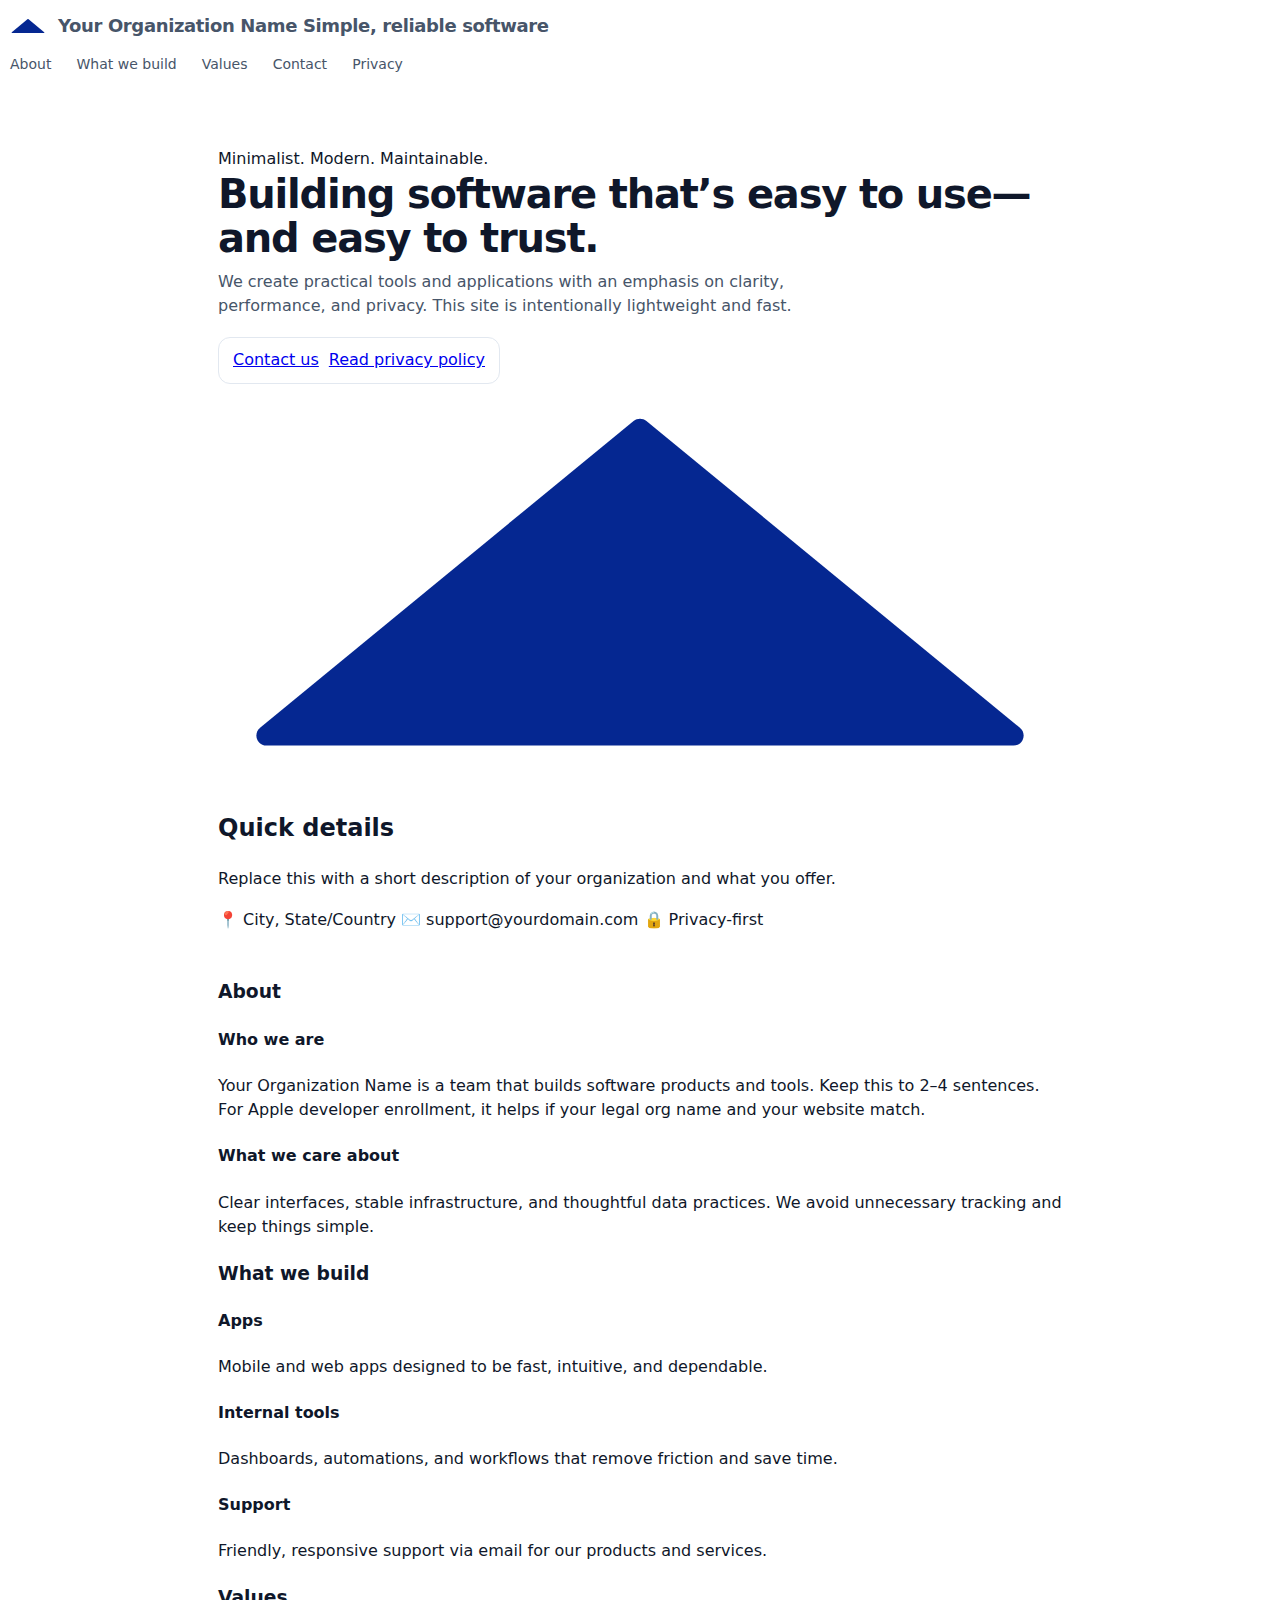
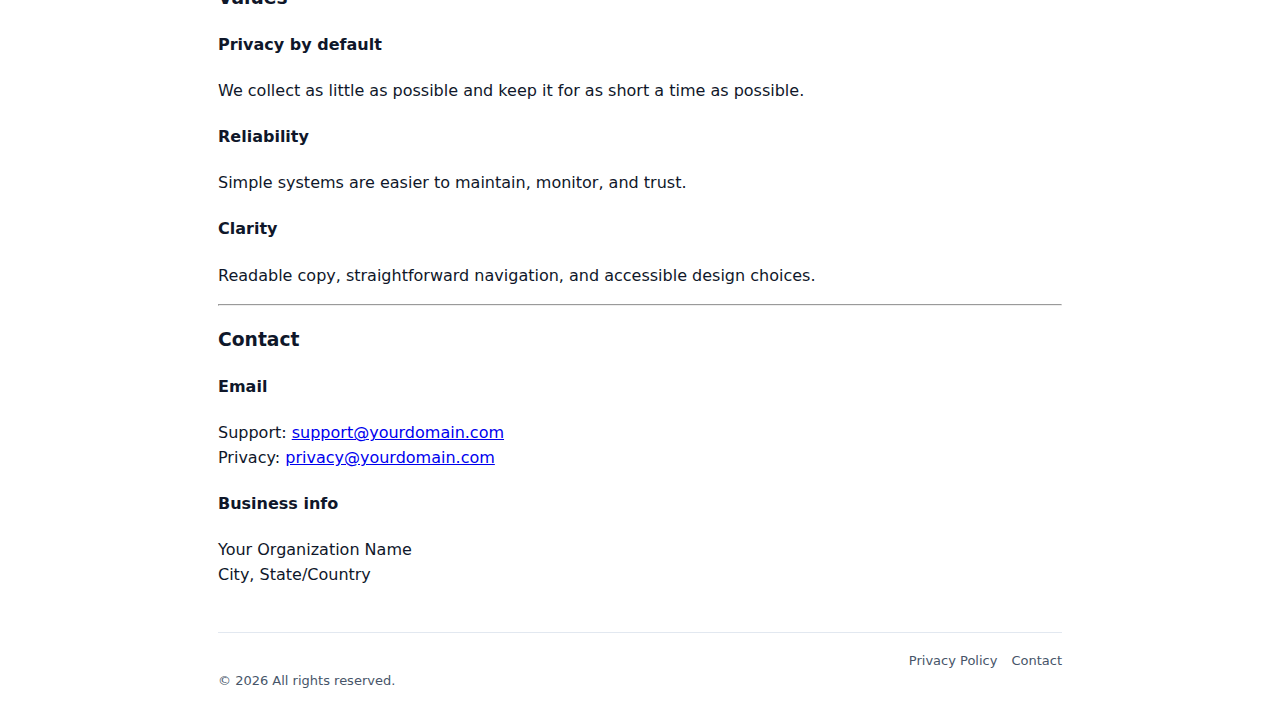
<file: index.html>
<!doctype html>
<html lang="en">
<head>
  <meta charset="utf-8" />
  <meta name="viewport" content="width=device-width,initial-scale=1" />
  <title>Your Organization Name</title>
  <meta name="description" content="We build thoughtful, reliable software." />
  <link rel="icon" href="assets/logo.svg" type="image/svg+xml">
  <link rel="stylesheet" href="assets/styles.css" />

  <!-- Social preview -->
  <meta property="og:title" content="Your Organization Name" />
  <meta property="og:description" content="We build thoughtful, reliable software." />
  <meta property="og:type" content="website" />
</head>
<body>
  <header class="site-header">
    <div class="nav" role="navigation" aria-label="Primary">
      <a class="brand" href="#top">
        <img src="assets/logo.svg" alt="Your Organization Name logo" />
        <div class="name">
          <strong>Your Organization Name</strong>
          <span>Simple, reliable software</span>
        </div>
      </a>
      <div class="nav-links">
        <a href="#about">About</a>
        <a href="#work">What we build</a>
        <a href="#values">Values</a>
        <a href="#contact">Contact</a>
        <a href="privacy.html">Privacy</a>
      </div>
    </div>
  </header>

  <main id="top" class="container">
    <section class="hero" aria-label="Intro">
      <div class="hero-grid">
        <div>
          <div class="kicker"><span class="dot"></span> Minimalist. Modern. Maintainable.</div>
          <h1>Building software that’s easy to use—and easy to trust.</h1>
          <p class="lead">
            We create practical tools and applications with an emphasis on clarity, performance, and privacy.
            This site is intentionally lightweight and fast.
          </p>
          <div class="cta">
            <a class="btn primary" href="#contact">Contact us</a>
            <a class="btn" href="privacy.html">Read privacy policy</a>
          </div>
        </div>

        <aside class="hero-card" aria-label="Quick info">
          <div class="row">
            <img src="assets/logo.svg" alt="" aria-hidden="true" />
            <div>
              <h2>Quick details</h2>
              <p>Replace this with a short description of your organization and what you offer.</p>
            </div>
          </div>
          <div class="meta">
            <span class="pill">📍 City, State/Country</span>
            <span class="pill">✉️ support@yourdomain.com</span>
            <span class="pill">🔒 Privacy-first</span>
          </div>
        </aside>
      </div>
    </section>

    <section id="about" class="section">
      <h3>About</h3>
      <div class="split">
        <div class="card">
          <h4>Who we are</h4>
          <p>
            Your Organization Name is a team that builds software products and tools. Keep this to 2–4 sentences.
            For Apple developer enrollment, it helps if your legal org name and your website match.
          </p>
        </div>
        <div class="card">
          <h4>What we care about</h4>
          <p>
            Clear interfaces, stable infrastructure, and thoughtful data practices. We avoid unnecessary tracking and
            keep things simple.
          </p>
        </div>
      </div>
    </section>

    <section id="work" class="section">
      <h3>What we build</h3>
      <div class="cards">
        <div class="card">
          <h4>Apps</h4>
          <p>Mobile and web apps designed to be fast, intuitive, and dependable.</p>
        </div>
        <div class="card">
          <h4>Internal tools</h4>
          <p>Dashboards, automations, and workflows that remove friction and save time.</p>
        </div>
        <div class="card">
          <h4>Support</h4>
          <p>Friendly, responsive support via email for our products and services.</p>
        </div>
      </div>
    </section>

    <section id="values" class="section">
      <h3>Values</h3>
      <div class="cards">
        <div class="card">
          <h4>Privacy by default</h4>
          <p>We collect as little as possible and keep it for as short a time as possible.</p>
        </div>
        <div class="card">
          <h4>Reliability</h4>
          <p>Simple systems are easier to maintain, monitor, and trust.</p>
        </div>
        <div class="card">
          <h4>Clarity</h4>
          <p>Readable copy, straightforward navigation, and accessible design choices.</p>
        </div>
      </div>
    </section>

    <hr class="soft" />

    <section id="contact" class="section">
      <h3>Contact</h3>
      <div class="split">
        <div class="card">
          <h4>Email</h4>
          <p>
            Support: <a href="mailto:support@yourdomain.com">support@yourdomain.com</a><br />
            Privacy: <a href="mailto:privacy@yourdomain.com">privacy@yourdomain.com</a>
          </p>
        </div>
        <div class="card">
          <h4>Business info</h4>
          <p>
            Your Organization Name<br />
            City, State/Country
          </p>
        </div>
      </div>
    </section>

    <footer class="footer" aria-label="Footer">
      <div>
        <strong style="color: rgba(255,255,255,.85)">Your Organization Name</strong><br />
        <span>© <span id="y"></span> All rights reserved.</span>
      </div>
      <div style="display:flex;gap:14px;flex-wrap:wrap">
        <a href="privacy.html">Privacy Policy</a>
        <a href="#contact">Contact</a>
      </div>
    </footer>
  </main>

  <script>
    // Tiny enhancement: keep the page evergreen.
    document.getElementById('y').textContent = new Date().getFullYear();
  </script>
</body>
</html>
</file>
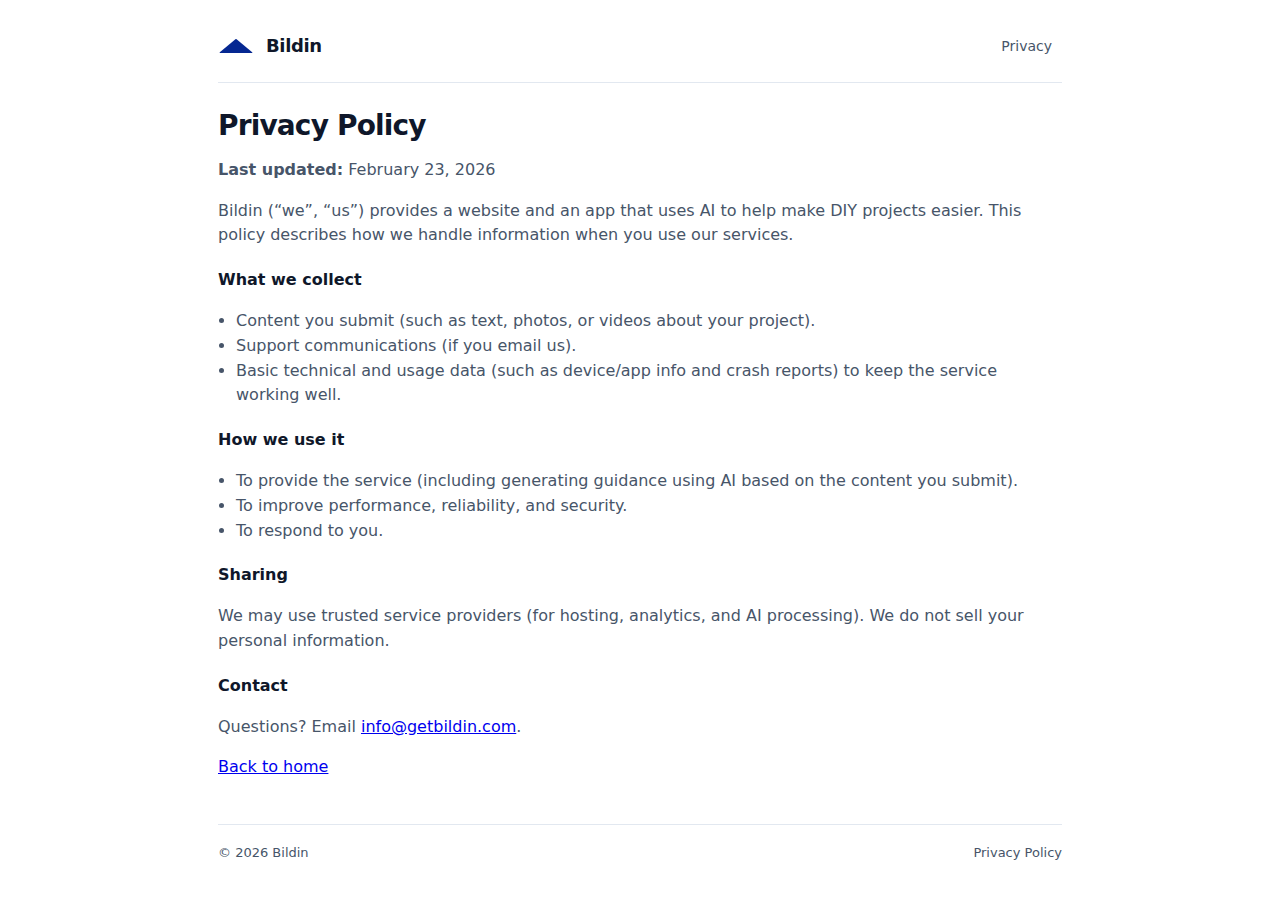
<file: privacy.html>
<!doctype html>
<html lang="en">
<head>
  <meta charset="utf-8" />
  <meta name="viewport" content="width=device-width,initial-scale=1" />
  <title>Privacy Policy - Bildin</title>
  <meta name="description" content="Privacy Policy for Bildin." />
  <link rel="stylesheet" href="/assets/styles.css" />
</head>
<body>
  <div class="container">
    <header class="header">
      <a class="brand" href="/" aria-label="Bildin home">
        <img src="/assets/logo.svg" alt="Bildin logo" />
        <div>
          <div class="name">Bildin</div>
        </div>
      </a>
      <nav class="nav" aria-label="Primary">
        <a href="/privacy.html" aria-current="page">Privacy</a>
      </nav>
    </header>

    <main class="page">
      <h1>Privacy Policy</h1>
      <p><strong>Last updated:</strong> February 23, 2026</p>

      <p>
        Bildin (“we”, “us”) provides a website and an app that uses AI to help make DIY projects easier.
        This policy describes how we handle information when you use our services.
      </p>

      <h2>What we collect</h2>
      <ul>
        <li>Content you submit (such as text, photos, or videos about your project).</li>
        <li>Support communications (if you email us).</li>
        <li>Basic technical and usage data (such as device/app info and crash reports) to keep the service working well.</li>
      </ul>

      <h2>How we use it</h2>
      <ul>
        <li>To provide the service (including generating guidance using AI based on the content you submit).</li>
        <li>To improve performance, reliability, and security.</li>
        <li>To respond to you.</li>
      </ul>

      <h2>Sharing</h2>
      <p>
        We may use trusted service providers (for hosting, analytics, and AI processing). We do not sell your personal information.
      </p>

      <h2>Contact</h2>
      <p>
        Questions? Email <a href="mailto:info@getbildin.com">info@getbildin.com</a>.
      </p>

      <p><a href="/">Back to home</a></p>
    </main>

    <footer class="footer">
      <div>© 2026 Bildin</div>
      <div><a href="/privacy.html">Privacy Policy</a></div>
    </footer>
  </div>
</body>
</html>
</file>
<file: assets/styles.css>
:root {
  --text: #0f172a;
  --muted: #475569;
  --bg: #ffffff;
  --border: #e2e8f0;
  --accent: #052791;
}

* { box-sizing: border-box; }
html, body { height: 100%; }
body {
  margin: 0;
  font-family: ui-sans-serif, system-ui, -apple-system, Segoe UI, Roboto, Helvetica, Arial, "Apple Color Emoji", "Segoe UI Emoji";
  color: var(--text);
  background: var(--bg);
  line-height: 1.55;
}

.container {
  max-width: 880px;
  margin: 0 auto;
  padding: 28px 18px;
}

.header {
  display: flex;
  align-items: center;
  justify-content: space-between;
  gap: 16px;
  padding-bottom: 18px;
  border-bottom: 1px solid var(--border);
}

.brand {
  display: flex;
  align-items: center;
  gap: 12px;
  min-width: 0;
  text-decoration: none;
  color: inherit;
}

.brand img {
  width: 36px;
  height: 36px;
  display: block;
}

.brand .name {
  font-weight: 700;
  letter-spacing: -0.02em;
  font-size: 18px;
  line-height: 1.2;
}

.brand .tagline {
  font-size: 13px;
  color: var(--muted);
  margin-top: 2px;
}

.nav a {
  text-decoration: none;
  color: var(--muted);
  font-size: 14px;
  padding: 8px 10px;
  border-radius: 10px;
}

.nav a:hover, .nav a:focus {
  color: var(--text);
  background: #f1f5f9;
  outline: none;
}

.hero {
  padding: 42px 0 26px;
}

h1 {
  font-size: 40px;
  line-height: 1.1;
  letter-spacing: -0.03em;
  margin: 0 0 10px;
}

.lead {
  font-size: 16px;
  color: var(--muted);
  max-width: 60ch;
  margin: 0 0 18px;
}

.cta {
  display: inline-flex;
  align-items: center;
  gap: 10px;
  text-decoration: none;
  padding: 10px 14px;
  border: 1px solid var(--border);
  border-radius: 12px;
  color: var(--text);
  background: #ffffff;
}

.cta:hover, .cta:focus {
  border-color: #cbd5e1;
  background: #f8fafc;
  outline: none;
}

.small {
  font-size: 14px;
  color: var(--muted);
  margin-top: 14px;
}

.footer {
  margin-top: 44px;
  padding-top: 18px;
  border-top: 1px solid var(--border);
  font-size: 13px;
  color: var(--muted);
  display: flex;
  justify-content: space-between;
  gap: 12px;
  flex-wrap: wrap;
}

.footer a { color: inherit; text-decoration: none; }
.footer a:hover, .footer a:focus { text-decoration: underline; outline: none; }

.page h1 {
  font-size: 28px;
  margin-top: 28px;
}

.page h2 {
  font-size: 16px;
  margin: 20px 0 8px;
}

.page p, .page li { color: var(--muted); }
.page ul { padding-left: 18px; }
</file>
